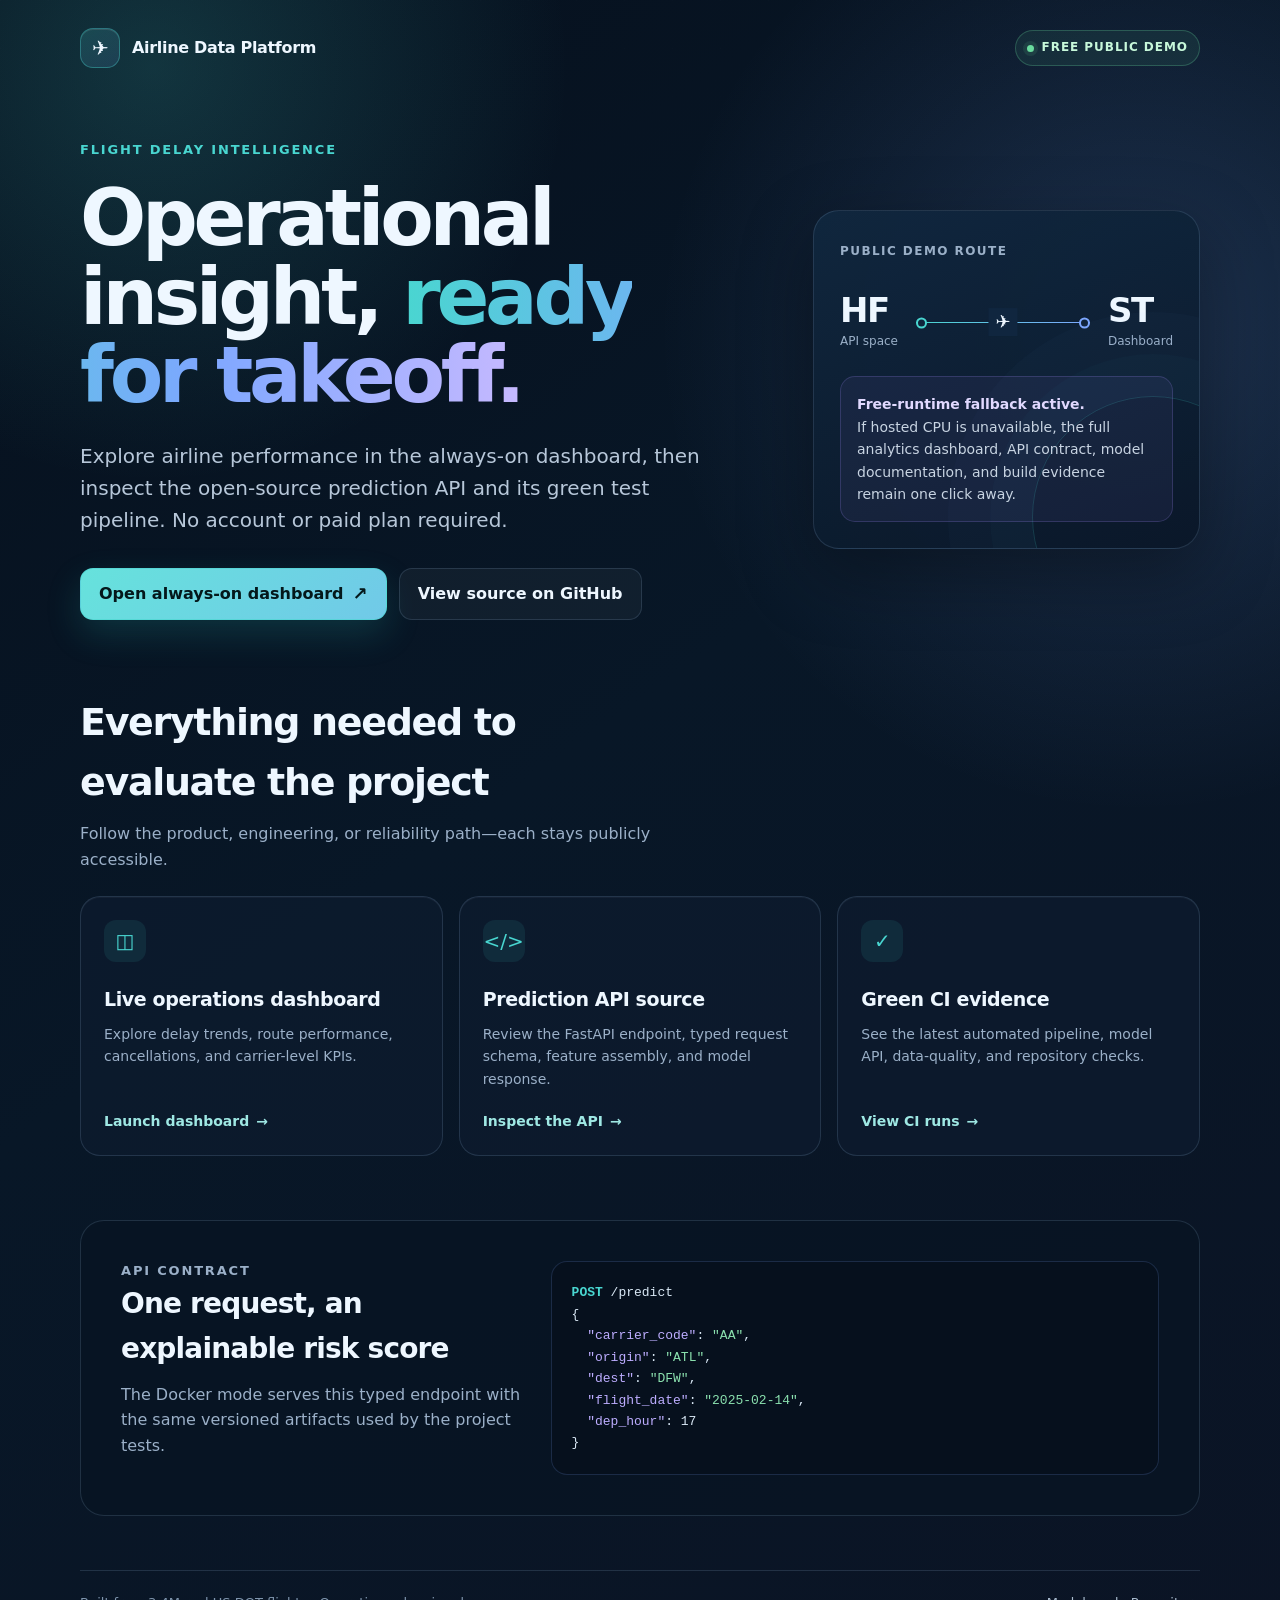
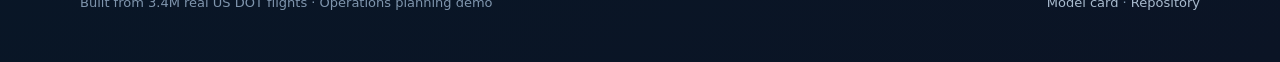
<file: hf-static/index.html>
<!doctype html>
<html lang="en">
<head>
  <meta charset="utf-8">
  <meta name="viewport" content="width=device-width, initial-scale=1">
  <meta name="description" content="Flight delay intelligence, live airline operations dashboard, API contract, source code, and CI evidence.">
  <meta name="theme-color" content="#07111f">
  <title>Flight Delay Intelligence · Battina</title>
  <style>
    :root {
      color-scheme: dark;
      --ink: #eef7ff;
      --muted: #9bb0c8;
      --panel: rgba(13, 28, 47, .78);
      --panel-strong: #10243b;
      --line: rgba(156, 190, 224, .17);
      --cyan: #49d6d0;
      --cyan-strong: #25b9b4;
      --blue: #7da7ff;
      --violet: #a58cff;
      --green: #69dc9e;
      --shadow: 0 24px 70px rgba(0, 0, 0, .34);
    }

    * { box-sizing: border-box; }

    html { scroll-behavior: smooth; }

    body {
      min-height: 100vh;
      margin: 0;
      font-family: Inter, ui-sans-serif, system-ui, -apple-system, BlinkMacSystemFont, "Segoe UI", sans-serif;
      color: var(--ink);
      background:
        radial-gradient(circle at 12% 4%, rgba(73, 214, 208, .18), transparent 26rem),
        radial-gradient(circle at 89% 20%, rgba(125, 167, 255, .18), transparent 30rem),
        linear-gradient(145deg, #06101d 0%, #081727 45%, #0b1425 100%);
      line-height: 1.6;
    }

    body::before {
      content: "";
      position: fixed;
      inset: 0;
      pointer-events: none;
      opacity: .28;
      background-image:
        linear-gradient(rgba(255,255,255,.025) 1px, transparent 1px),
        linear-gradient(90deg, rgba(255,255,255,.025) 1px, transparent 1px);
      background-size: 48px 48px;
      mask-image: linear-gradient(to bottom, black, transparent 80%);
    }

    a { color: inherit; }

    .shell {
      position: relative;
      width: min(1120px, calc(100% - 32px));
      margin: 0 auto;
      padding: 28px 0 48px;
    }

    .nav {
      display: flex;
      align-items: center;
      justify-content: space-between;
      gap: 20px;
      margin-bottom: 72px;
    }

    .brand {
      display: inline-flex;
      align-items: center;
      gap: 12px;
      font-weight: 760;
      letter-spacing: -.02em;
    }

    .brand-mark {
      display: grid;
      width: 40px;
      height: 40px;
      place-items: center;
      border: 1px solid rgba(73, 214, 208, .36);
      border-radius: 13px;
      background: linear-gradient(145deg, rgba(73, 214, 208, .17), rgba(125, 167, 255, .12));
      box-shadow: inset 0 1px rgba(255,255,255,.1);
      font-size: 20px;
    }

    .chip {
      display: inline-flex;
      align-items: center;
      gap: 8px;
      padding: 7px 11px;
      border: 1px solid rgba(105, 220, 158, .26);
      border-radius: 999px;
      color: #c7f8da;
      background: rgba(105, 220, 158, .08);
      font-size: 12px;
      font-weight: 700;
      letter-spacing: .08em;
      text-transform: uppercase;
    }

    .chip::before {
      content: "";
      width: 7px;
      height: 7px;
      border-radius: 50%;
      background: var(--green);
      box-shadow: 0 0 0 4px rgba(105, 220, 158, .1);
    }

    .hero {
      display: grid;
      grid-template-columns: minmax(0, 1.25fr) minmax(310px, .75fr);
      align-items: center;
      gap: clamp(34px, 7vw, 88px);
      margin-bottom: 72px;
    }

    .eyebrow {
      margin: 0 0 18px;
      color: var(--cyan);
      font-size: 13px;
      font-weight: 800;
      letter-spacing: .14em;
      text-transform: uppercase;
    }

    h1 {
      max-width: 760px;
      margin: 0;
      font-size: clamp(43px, 7vw, 78px);
      line-height: 1.01;
      letter-spacing: -.055em;
    }

    .gradient-text {
      color: transparent;
      background: linear-gradient(90deg, var(--cyan), var(--blue) 52%, #c6b9ff);
      background-clip: text;
      -webkit-background-clip: text;
    }

    .lede {
      max-width: 670px;
      margin: 25px 0 0;
      color: #b7c7d9;
      font-size: clamp(17px, 2vw, 20px);
    }

    .actions {
      display: flex;
      flex-wrap: wrap;
      gap: 12px;
      margin-top: 32px;
    }

    .button {
      display: inline-flex;
      min-height: 50px;
      align-items: center;
      justify-content: center;
      gap: 9px;
      padding: 12px 18px;
      border: 1px solid var(--line);
      border-radius: 13px;
      background: rgba(255,255,255,.04);
      font-weight: 750;
      text-decoration: none;
      transition: transform .18s ease, border-color .18s ease, background .18s ease;
    }

    .button:hover,
    .button:focus-visible {
      transform: translateY(-2px);
      border-color: rgba(125, 167, 255, .55);
      background: rgba(125, 167, 255, .09);
      outline: none;
    }

    .button.primary {
      border-color: rgba(73, 214, 208, .58);
      color: #04181b;
      background: linear-gradient(135deg, #66e2dc, #71c9e8);
      box-shadow: 0 14px 35px rgba(37, 185, 180, .19);
    }

    .button.primary:hover,
    .button.primary:focus-visible {
      border-color: #9ef0ec;
      background: linear-gradient(135deg, #82ebe6, #8bd6f0);
    }

    .arrow { font-size: 18px; line-height: 1; }

    .flight-card {
      position: relative;
      min-height: 326px;
      overflow: hidden;
      padding: 26px;
      border: 1px solid var(--line);
      border-radius: 26px;
      background:
        linear-gradient(160deg, rgba(16, 39, 63, .93), rgba(10, 23, 40, .93));
      box-shadow: var(--shadow);
    }

    .flight-card::after {
      content: "";
      position: absolute;
      right: -75px;
      bottom: -90px;
      width: 240px;
      height: 240px;
      border: 1px solid rgba(73, 214, 208, .19);
      border-radius: 50%;
      box-shadow: 0 0 0 42px rgba(73, 214, 208, .025), 0 0 0 84px rgba(125, 167, 255, .025);
    }

    .card-label {
      color: var(--muted);
      font-size: 12px;
      font-weight: 760;
      letter-spacing: .12em;
      text-transform: uppercase;
    }

    .route {
      display: flex;
      align-items: center;
      justify-content: space-between;
      gap: 18px;
      margin: 30px 0 24px;
    }

    .airport strong {
      display: block;
      font-size: 34px;
      line-height: 1;
      letter-spacing: -.04em;
    }

    .airport span { color: var(--muted); font-size: 12px; }

    .route-line {
      position: relative;
      flex: 1;
      height: 1px;
      background: linear-gradient(90deg, var(--cyan), var(--blue));
    }

    .route-line::before,
    .route-line::after {
      content: "";
      position: absolute;
      top: 50%;
      width: 7px;
      height: 7px;
      border: 2px solid var(--cyan);
      border-radius: 50%;
      background: var(--panel-strong);
      transform: translateY(-50%);
    }

    .route-line::before { left: 0; }
    .route-line::after { right: 0; border-color: var(--blue); }

    .plane {
      position: absolute;
      top: 50%;
      left: 50%;
      padding: 0 7px;
      background: #10263f;
      transform: translate(-50%, -52%);
      font-size: 18px;
    }

    .runtime-note {
      position: relative;
      z-index: 1;
      padding: 16px;
      border: 1px solid rgba(165, 140, 255, .2);
      border-radius: 15px;
      color: #c8d4e2;
      background: rgba(165, 140, 255, .065);
      font-size: 14px;
    }

    .runtime-note strong { color: #e1d9ff; }

    .section-heading {
      max-width: 620px;
      margin-bottom: 24px;
    }

    .section-heading h2 {
      margin: 0 0 8px;
      font-size: clamp(28px, 4vw, 38px);
      letter-spacing: -.035em;
    }

    .section-heading p { margin: 0; color: var(--muted); }

    .grid {
      display: grid;
      grid-template-columns: repeat(3, 1fr);
      gap: 16px;
    }

    .resource {
      display: flex;
      min-height: 230px;
      flex-direction: column;
      padding: 23px;
      border: 1px solid var(--line);
      border-radius: 20px;
      background: var(--panel);
      box-shadow: inset 0 1px rgba(255,255,255,.04);
    }

    .resource-icon {
      display: grid;
      width: 42px;
      height: 42px;
      place-items: center;
      margin-bottom: 22px;
      border-radius: 12px;
      color: var(--cyan);
      background: rgba(73, 214, 208, .09);
      font-size: 20px;
    }

    .resource h3 { margin: 0 0 8px; font-size: 19px; letter-spacing: -.02em; }
    .resource p { margin: 0 0 20px; color: var(--muted); font-size: 14px; }

    .text-link {
      display: inline-flex;
      align-items: center;
      gap: 7px;
      margin-top: auto;
      color: #9fe8e4;
      font-size: 14px;
      font-weight: 760;
      text-decoration: none;
    }

    .text-link:hover,
    .text-link:focus-visible { color: white; outline: none; }

    .contract {
      display: grid;
      grid-template-columns: .8fr 1.2fr;
      gap: 24px;
      margin-top: 64px;
      padding: clamp(24px, 5vw, 40px);
      border: 1px solid var(--line);
      border-radius: 24px;
      background: rgba(8, 20, 35, .7);
    }

    .contract h2 { margin: 0 0 10px; font-size: 28px; letter-spacing: -.03em; }
    .contract p { margin: 0; color: var(--muted); }

    pre {
      overflow-x: auto;
      margin: 0;
      padding: 20px;
      border: 1px solid rgba(125, 167, 255, .18);
      border-radius: 16px;
      color: #d9e8f5;
      background: #06101d;
      font: 13px/1.65 ui-monospace, SFMono-Regular, Menlo, Monaco, Consolas, monospace;
    }

    .verb { color: var(--cyan); font-weight: 800; }
    .key { color: #bdadff; }
    .value { color: #8be1af; }

    footer {
      display: flex;
      justify-content: space-between;
      gap: 20px;
      margin-top: 54px;
      padding-top: 22px;
      border-top: 1px solid var(--line);
      color: #7f95ad;
      font-size: 13px;
    }

    footer a { color: #a9bbce; text-decoration: none; }
    footer a:hover { color: white; }

    @media (max-width: 850px) {
      .nav { margin-bottom: 50px; }
      .hero, .contract { grid-template-columns: 1fr; }
      .flight-card { min-height: 280px; }
      .grid { grid-template-columns: 1fr 1fr; }
    }

    @media (max-width: 600px) {
      .shell { width: min(100% - 24px, 1120px); padding-top: 18px; }
      .nav { align-items: flex-start; }
      .chip { font-size: 10px; }
      .hero { margin-bottom: 58px; }
      h1 { font-size: clamp(40px, 14vw, 58px); }
      .actions, .button { width: 100%; }
      .grid { grid-template-columns: 1fr; }
      .resource { min-height: 205px; }
      footer { flex-direction: column; }
    }

    @media (prefers-reduced-motion: reduce) {
      html { scroll-behavior: auto; }
      .button { transition: none; }
    }
  </style>
</head>
<body>
  <main class="shell">
    <nav class="nav" aria-label="Primary navigation">
      <div class="brand"><span class="brand-mark" aria-hidden="true">✈</span> Airline Data Platform</div>
      <span class="chip">Free public demo</span>
    </nav>

    <section class="hero">
      <div>
        <p class="eyebrow">Flight delay intelligence</p>
        <h1>Operational insight, <span class="gradient-text">ready for takeoff.</span></h1>
        <p class="lede">
          Explore airline performance in the always-on dashboard, then inspect the
          open-source prediction API and its green test pipeline. No account or paid plan required.
        </p>
        <div class="actions">
          <a class="button primary" href="https://battina1999.github.io/airline-data-platform/" target="_blank" rel="noreferrer">
            Open always-on dashboard <span class="arrow" aria-hidden="true">↗</span>
          </a>
          <a class="button" href="https://github.com/battina1999/airline-data-platform" target="_blank" rel="noreferrer">
            View source on GitHub
          </a>
        </div>
      </div>

      <aside class="flight-card" aria-label="Demo availability">
        <span class="card-label">Public demo route</span>
        <div class="route" aria-hidden="true">
          <div class="airport"><strong>HF</strong><span>API space</span></div>
          <div class="route-line"><span class="plane">✈</span></div>
          <div class="airport"><strong>ST</strong><span>Dashboard</span></div>
        </div>
        <div class="runtime-note">
          <strong>Free-runtime fallback active.</strong><br>
          If hosted CPU is unavailable, the full analytics dashboard, API contract,
          model documentation, and build evidence remain one click away.
        </div>
      </aside>
    </section>

    <section aria-labelledby="resources-heading">
      <div class="section-heading">
        <h2 id="resources-heading">Everything needed to evaluate the project</h2>
        <p>Follow the product, engineering, or reliability path—each stays publicly accessible.</p>
      </div>

      <div class="grid">
        <article class="resource">
          <span class="resource-icon" aria-hidden="true">◫</span>
          <h3>Live operations dashboard</h3>
          <p>Explore delay trends, route performance, cancellations, and carrier-level KPIs.</p>
          <a class="text-link" href="https://battina1999.github.io/airline-data-platform/" target="_blank" rel="noreferrer">Launch dashboard <span aria-hidden="true">→</span></a>
        </article>

        <article class="resource">
          <span class="resource-icon" aria-hidden="true">&lt;/&gt;</span>
          <h3>Prediction API source</h3>
          <p>Review the FastAPI endpoint, typed request schema, feature assembly, and model response.</p>
          <a class="text-link" href="https://github.com/battina1999/airline-data-platform/blob/main/ml/api.py" target="_blank" rel="noreferrer">Inspect the API <span aria-hidden="true">→</span></a>
        </article>

        <article class="resource">
          <span class="resource-icon" aria-hidden="true">✓</span>
          <h3>Green CI evidence</h3>
          <p>See the latest automated pipeline, model API, data-quality, and repository checks.</p>
          <a class="text-link" href="https://github.com/battina1999/airline-data-platform/actions/workflows/ci.yml" target="_blank" rel="noreferrer">View CI runs <span aria-hidden="true">→</span></a>
        </article>
      </div>
    </section>

    <section class="contract" aria-labelledby="contract-heading">
      <div>
        <p class="eyebrow">API contract</p>
        <h2 id="contract-heading">One request, an explainable risk score</h2>
        <p>The Docker mode serves this typed endpoint with the same versioned artifacts used by the project tests.</p>
      </div>
      <pre aria-label="Flight delay API request example"><span class="verb">POST</span> /predict
{
  <span class="key">"carrier_code"</span>: <span class="value">"AA"</span>,
  <span class="key">"origin"</span>: <span class="value">"ATL"</span>,
  <span class="key">"dest"</span>: <span class="value">"DFW"</span>,
  <span class="key">"flight_date"</span>: <span class="value">"2025-02-14"</span>,
  <span class="key">"dep_hour"</span>: 17
}</pre>
    </section>

    <footer>
      <span>Built from 3.4M real US DOT flights · Operations planning demo</span>
      <span><a href="https://github.com/battina1999/airline-data-platform/blob/main/docs/model_card.md" target="_blank" rel="noreferrer">Model card</a> · <a href="https://github.com/battina1999/airline-data-platform" target="_blank" rel="noreferrer">Repository</a></span>
    </footer>
  </main>
</body>
</html>
</file>
